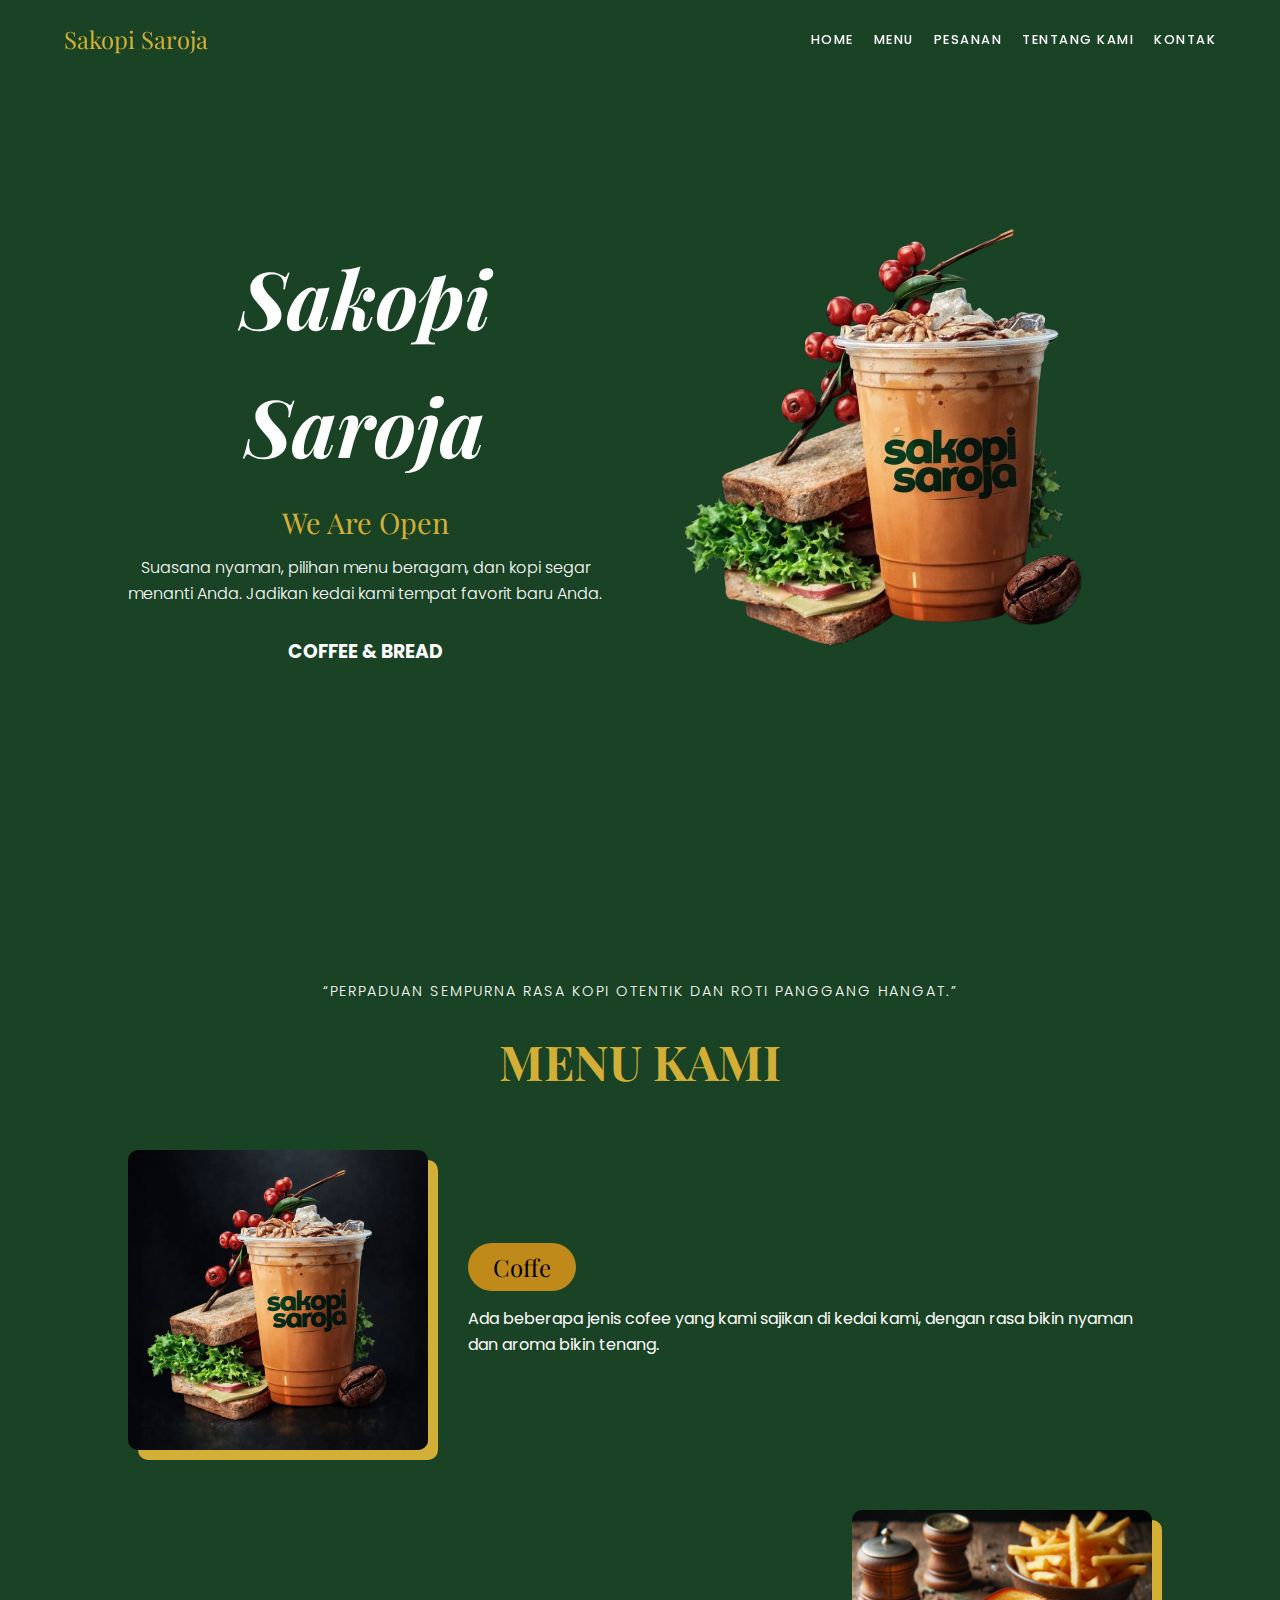
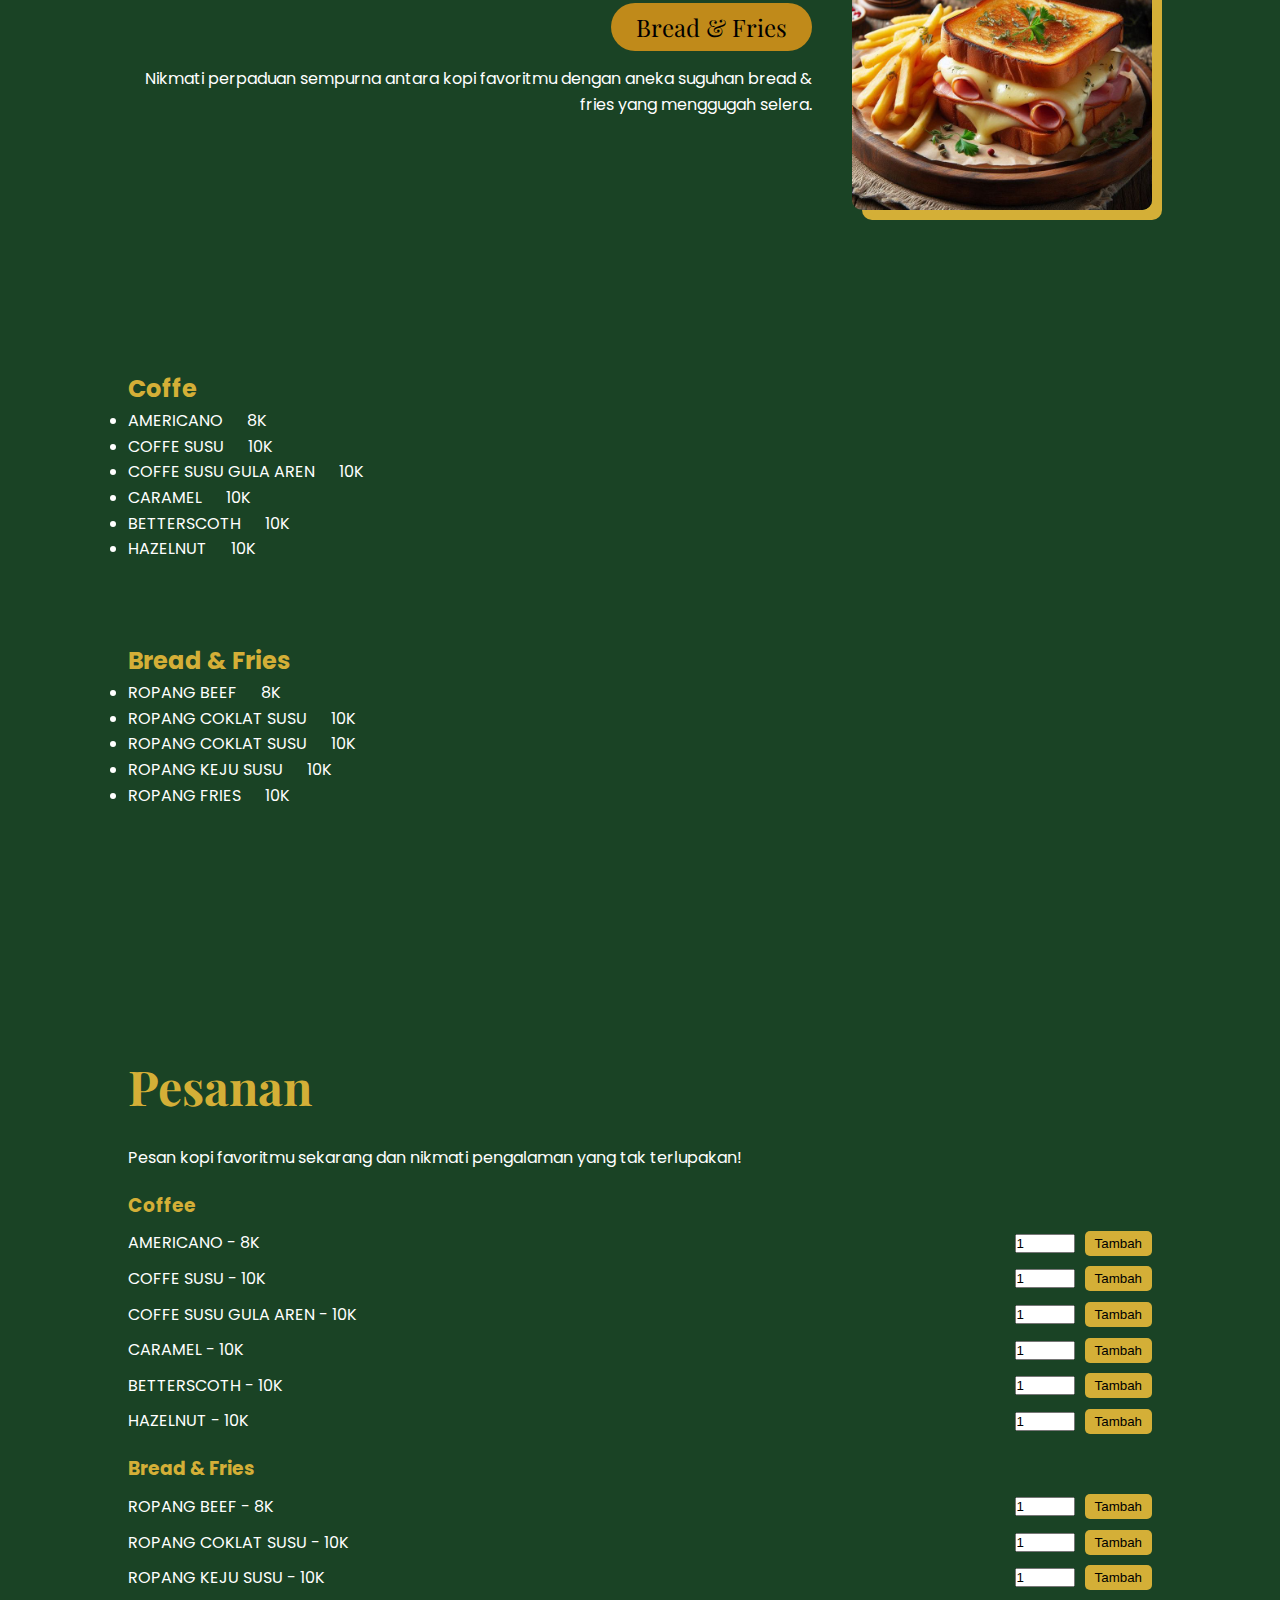
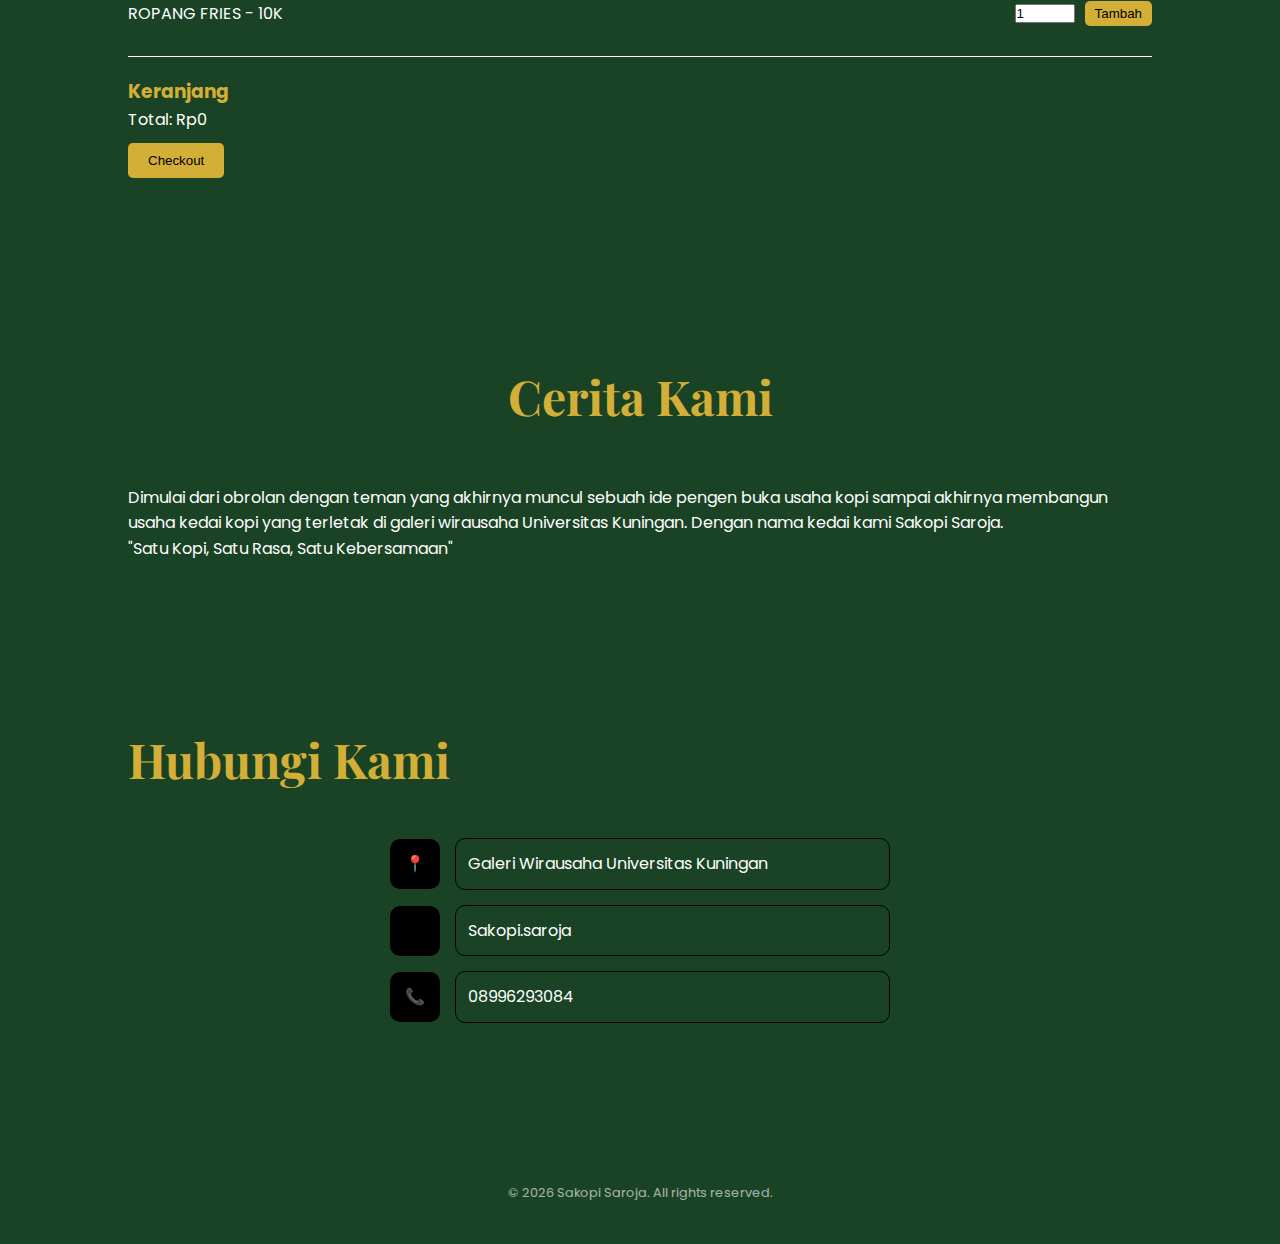
<file: HOME_SAROJA.html>
<!DOCTYPE html>
<html lang="id">
  <head>
    <meta charset="UTF-8" />
    <meta name="viewport" content="width=device-width, initial-scale=1.0" />
    <title>Sakopi Saroja - Coffee & Bread</title>
    <link rel="stylesheet" href="SAROJA.CSS" />
  </head>
  <body>
    <header>
      <nav>
        <div class="logo">Sakopi Saroja</div>
        <ul class="nav-links">
          <li><a href="#home">HOME</a></li>
          <li><a href="#menu">MENU</a></li>
          <li><a href="#pesanan">PESANAN</a></li>
          <li><a href="#tentang">TENTANG KAMI</a></li>
          <li><a href="#kontak">KONTAK</a></li>
        </ul>
      </nav>
    </header>

    <main>
      <section class="hero" id="home">
        <div class="hero-content">
          <h1 class="brand-title">Sakopi Saroja</h1>
          <p class="status-tag">We Are Open</p>
          <p class="hero-desc">
            Suasana nyaman, pilihan menu beragam, dan kopi segar menanti Anda.
            Jadikan kedai kami tempat favorit baru Anda.
          </p>
          <h3 class="category-sub">COFFEE & BREAD</h3>
        </div>
        <div class="hero-image">
          <img src="1.png" alt="Sakopi Saroja Coffee" />
        </div>
      </section>

      <section class="menu-section" id="menu">
        <p class="quote">
          “PERPADUAN SEMPURNA RASA KOPI OTENTIK DAN ROTI PANGGANG HANGAT.”
        </p>
        <h2 class="section-title">MENU KAMI</h2>
        <div class="menu-flex">
          <div class="menu-item">
            <img src="2.jpeg" alt="Coffe" />
            <div class="menu-info">
              <span class="badge">Coffe</span>
              <p>
                Ada beberapa jenis cofee yang kami sajikan di kedai kami, dengan
                rasa bikin nyaman dan aroma bikin tenang.
              </p>
            </div>
          </div>
          <div class="menu-item reverse">
            <img src="3.jpg" alt="Bread" />
            <div class="menu-info">
              <span class="badge">Bread & Fries</span>
              <p>
                Nikmati perpaduan sempurna antara kopi favoritmu dengan aneka
                suguhan bread & fries yang menggugah selera.
              </p>
            </div>
          </div>
        </div>
      </section>

      <section class="detail-menu" id="pesanan">
        <div class="menu-category-detail">
          <h2 class="detail-title">Coffe</h2>
          <div class="detail-content">
            <div class="price-card">
              <ul class="price-list">
                <li>
                  <span>AMERICANO</span> <span class="dots"></span>
                  <span>8K</span>
                </li>
                <li>
                  <span>COFFE SUSU</span> <span class="dots"></span>
                  <span>10K</span>
                </li>
                <li>
                  <span>COFFE SUSU GULA AREN</span> <span class="dots"></span>
                  <span>10K</span>
                </li>
                <li>
                  <span>CARAMEL</span> <span class="dots"></span>
                  <span>10K</span>
                </li>
                <li>
                  <span>BETTERSCOTH</span> <span class="dots"></span>
                  <span>10K</span>
                </li>
                <li>
                  <span>HAZELNUT</span> <span class="dots"></span>
                  <span>10K</span>
                </li>
              </ul>
            </div>
          </div>
        </div>

        <div class="menu-category-detail">
          <h2 class="detail-title">Bread & Fries</h2>
          <div class="detail-content reverse">
            <div class="price-card">
              <ul class="price-list">
                <li>
                  <span>ROPANG BEEF</span> <span class="dots"></span>
                  <span>8K</span>
                </li>
                <li>
                  <span>ROPANG COKLAT SUSU</span> <span class="dots"></span>
                  <span>10K</span>
                </li>
                <li>
                  <span>ROPANG COKLAT SUSU</span> <span class="dots"></span>
                  <span>10K</span>
                </li>
                <li>
                  <span>ROPANG KEJU SUSU</span> <span class="dots"></span>
                  <span>10K</span>
                </li>
                <li>
                  <span>ROPANG FRIES</span> <span class="dots"></span>
                  <span>10K</span>
                </li>
              </ul>
            </div>
          </div>
        </div>
      </section>

      <section class="order-section" id="pesanan">
        <h2 class="section-title-alt">Pesanan</h2>
        <p>
          Pesan kopi favoritmu sekarang dan nikmati pengalaman yang tak
          terlupakan!
        </p>
        <div class="menu-selection">
          <h3>Coffee</h3>
          <div class="item">
            <span>AMERICANO - 8K</span>
            <input
              type="number"
              min="1"
              value="1"
              class="qty"
              data-item="AMERICANO"
              data-price="8000"
            />
            <button class="add-btn">Tambah</button>
          </div>
          <div class="item">
            <span>COFFE SUSU - 10K</span>
            <input
              type="number"
              min="1"
              value="1"
              class="qty"
              data-item="COFFE SUSU"
              data-price="10000"
            />
            <button class="add-btn">Tambah</button>
          </div>
          <div class="item">
            <span>COFFE SUSU GULA AREN - 10K</span>
            <input
              type="number"
              min="1"
              value="1"
              class="qty"
              data-item="COFFE SUSU GULA AREN"
              data-price="10000"
            />
            <button class="add-btn">Tambah</button>
          </div>
          <div class="item">
            <span>CARAMEL - 10K</span>
            <input
              type="number"
              min="1"
              value="1"
              class="qty"
              data-item="CARAMEL"
              data-price="10000"
            />
            <button class="add-btn">Tambah</button>
          </div>
          <div class="item">
            <span>BETTERSCOTH - 10K</span>
            <input
              type="number"
              min="1"
              value="1"
              class="qty"
              data-item="BETTERSCOTH"
              data-price="10000"
            />
            <button class="add-btn">Tambah</button>
          </div>
          <div class="item">
            <span>HAZELNUT - 10K</span>
            <input
              type="number"
              min="1"
              value="1"
              class="qty"
              data-item="HAZELNUT"
              data-price="10000"
            />
            <button class="add-btn">Tambah</button>
          </div>
          <h3>Bread & Fries</h3>
          <div class="item">
            <span>ROPANG BEEF - 8K</span>
            <input
              type="number"
              min="1"
              value="1"
              class="qty"
              data-item="ROPANG BEEF"
              data-price="8000"
            />
            <button class="add-btn">Tambah</button>
          </div>
          <div class="item">
            <span>ROPANG COKLAT SUSU - 10K</span>
            <input
              type="number"
              min="1"
              value="1"
              class="qty"
              data-item="ROPANG COKLAT SUSU"
              data-price="10000"
            />
            <button class="add-btn">Tambah</button>
          </div>
          <div class="item">
            <span>ROPANG KEJU SUSU - 10K</span>
            <input
              type="number"
              min="1"
              value="1"
              class="qty"
              data-item="ROPANG KEJU SUSU"
              data-price="10000"
            />
            <button class="add-btn">Tambah</button>
          </div>
          <div class="item">
            <span>ROPANG FRIES - 10K</span>
            <input
              type="number"
              min="1"
              value="1"
              class="qty"
              data-item="ROPANG FRIES"
              data-price="10000"
            />
            <button class="add-btn">Tambah</button>
          </div>
        </div>
        <div class="cart">
          <h3>Keranjang</h3>
          <ul id="cart-items"></ul>
          <p>Total: Rp<span id="total">0</span></p>
          <button id="checkout-btn">Checkout</button>
        </div>
        <form id="orderForm" style="display: none">
          <input type="text" name="nama" placeholder="Nama" required />
          <input type="hidden" name="order" id="order-data" />
          <input type="hidden" name="total" id="total-data" />
          <button type="submit" id="submitBtn">KIRIM PESANAN</button>
        </form>
        <p id="statusMsg"></p>
      </section>

      <section class="about-section" id="tentang">
        <h2 class="section-title">Cerita Kami</h2>
        <div class="about-content">
          <p>
            Dimulai dari obrolan dengan teman yang akhirnya muncul sebuah ide
            pengen buka usaha kopi sampai akhirnya membangun usaha kedai kopi
            yang terletak di galeri wirausaha Universitas Kuningan. Dengan nama
            kedai kami Sakopi Saroja.
          </p>
          <p class="motto">"Satu Kopi, Satu Rasa, Satu Kebersamaan"</p>
        </div>
      </section>

      <section class="contact-section" id="kontak">
        <h2 class="section-title-alt">Hubungi Kami</h2>
        <div class="contact-grid">
          <div class="contact-item">
            <span class="icon">📍</span>
            <div class="info-text">Galeri Wirausaha Universitas Kuningan</div>
          </div>
          <div class="contact-item">
            <span class="icon"></span>
            <div class="info-text">Sakopi.saroja</div>
          </div>
          <div class="contact-item">
            <span class="icon">📞</span>
            <div class="info-text">08996293084</div>
          </div>
        </div>
      </section>
    </main>

    <footer>
      <p>&copy; 2026 Sakopi Saroja. All rights reserved.</p>
    </footer>

    <script src="SAROJA.JS"></script>
  </body>
</html>
</file>
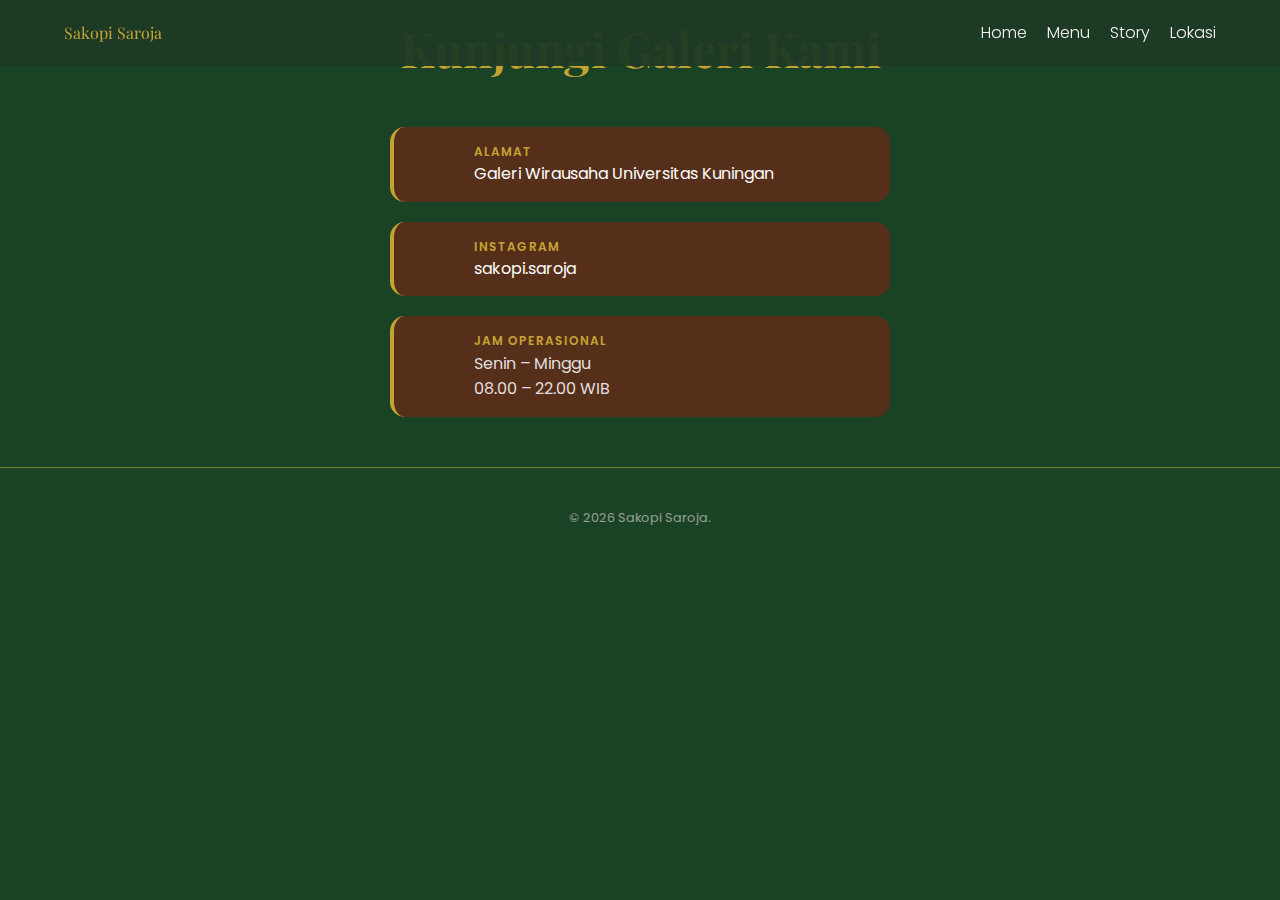
<file: Lokasi.html>
<!DOCTYPE html>
<html lang="id">
<head>
  <meta charset="UTF-8">
  <meta name="viewport" content="width=device-width, initial-scale=1.0">
  <title>Sakopi Saroja - Lokasi</title>
  <link rel="stylesheet" href="style.css">
</head>
<body>

<header>
  <nav>
    <div class="logo">Sakopi Saroja</div>
    <ul class="nav-links">
      <li><a href="index.html">Home</a></li>
      <li><a href="menu.html">Menu</a></li>
      <li><a href="story.html">Story</a></li>
      <li><a href="lokasi.html" class="active">Lokasi</a></li>
    </ul>
  </nav>
</header>

<main>
<section class="contact-section">
  <h2 class="section-title-alt">Kunjungi Galeri Kami</h2>

  <div class="contact-grid">
    <div class="contact-item">
      <i class="fas fa-map-marker-alt"></i>
      <div class="info-text">
        <span class="info-label">Alamat</span>
        <a href="https://maps.app.goo.gl/RAcMnzwryEg56CQS8" target="_blank">
          Galeri Wirausaha Universitas Kuningan
        </a>
      </div>
    </div>

    <div class="contact-item">
      <i class="fab fa-instagram"></i>
      <div class="info-text">
        <span class="info-label">Instagram</span>
        <a href="https://instagram.com/sakopi.saroja" target="_blank">
          sakopi.saroja
        </a>
      </div>
    </div>

    <div class="contact-item">
      <i class="fas fa-clock"></i>
      <div class="info-text">
        <span class="info-label">Jam Operasional</span>
        <span>Senin – Minggu<br>08.00 – 22.00 WIB</span>
      </div>
    </div>
  </div>
</section>
</main>

<footer>
  <p>&copy; 2026 Sakopi Saroja.</p>
</footer>

</body>
</html>
</file>
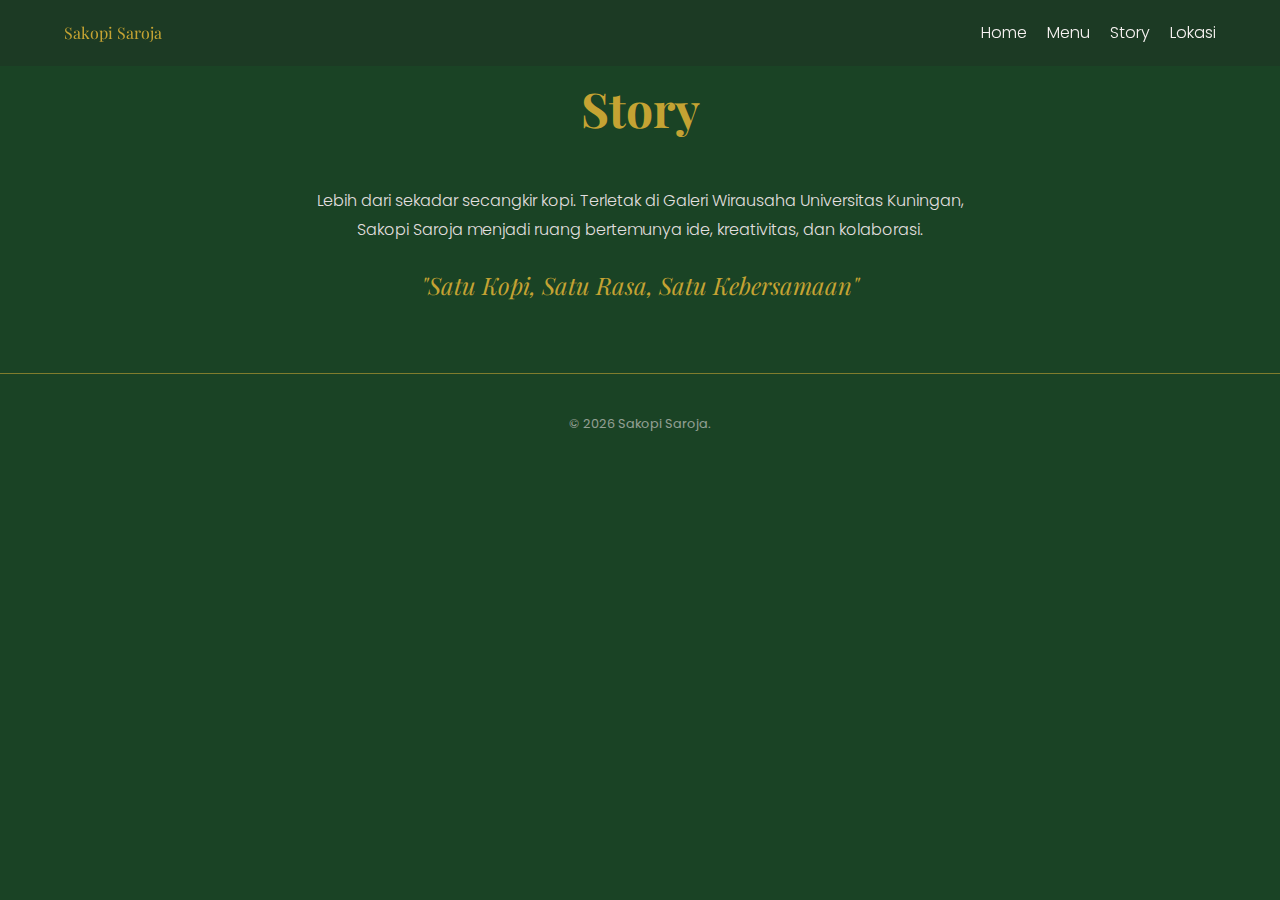
<file: Story.html>
<!DOCTYPE html>
<html lang="id">
<head>
  <meta charset="UTF-8">
  <meta name="viewport" content="width=device-width, initial-scale=1.0">
  <title>Sakopi Saroja - Story</title>
  <link rel="stylesheet" href="style.css">
</head>
<body>

<header>
  <nav>
    <div class="logo">Sakopi Saroja</div>
    <ul class="nav-links">
      <li><a href="index.html">Home</a></li>
      <li><a href="menu.html">Menu</a></li>
      <li><a href="story.html" class="active">Story</a></li>
      <li><a href="lokasi.html">Lokasi</a></li>
    </ul>
  </nav>
</header>

<main>
<section class="about-section">
  <h2 class="section-title">Story</h2>
  <div class="about-content">
    <p>
      Lebih dari sekadar secangkir kopi. Terletak di Galeri Wirausaha
      Universitas Kuningan, Sakopi Saroja menjadi ruang bertemunya ide,
      kreativitas, dan kolaborasi.
    </p>
    <p class="motto">"Satu Kopi, Satu Rasa, Satu Kebersamaan"</p>
  </div>
</section>
</main>

<footer>
  <p>&copy; 2026 Sakopi Saroja.</p>
</footer>

</body>
</html>
</file>
<file: SAROJA.CSS>
@import url('https://fonts.googleapis.com/css2?family=Playfair+Display:ital,wght@0,700;1,700&family=Poppins:wght@300;400;500;600&display=swap');

:root {
    --bg-dark-green: #1a4325;
    --accent-gold: #d4af37;
    --accent-blue: #3498db;
    --brown-card: rgba(93, 46, 26, 0.9);
    --font-heading: 'Playfair Display', serif;
    --font-body: 'Poppins', sans-serif;
}

* { margin: 0; padding: 0; box-sizing: border-box; }
html { scroll-behavior: smooth; }

body {
    font-family: var(--font-body);
    background-color: var(--bg-dark-green);
    color: white;
    line-height: 1.6;
}

/* Header & Nav */
header {
    padding: 20px 5%;
    background: rgba(26, 67, 37, 0.95);
    position: fixed;
    width: 100%;
    top: 0;
    z-index: 1000;
}

nav { display: flex; justify-content: space-between; align-items: center; }
.logo { font-family: var(--font-heading); font-size: 1.5rem; color: var(--accent-gold); }
.nav-links { display: flex; list-style: none; gap: 20px; }
.nav-links a { 
    text-decoration: none; color: white; font-size: 0.8rem; font-weight: 500;
    letter-spacing: 1.5px; transition: 0.3s;
}
.nav-links a:hover { color: var(--accent-gold); }

/* Hero Section */
.hero { height: 100vh; display: flex; align-items: center; padding: 0 10%; gap: 50px; }
.hero-content { text-align: center; }
.category-sub { margin-top: 30px; }
.brand-title { 
    font-family: var(--font-heading); font-size: clamp(3rem, 8vw, 5rem); 
    font-style: italic; position: relative; display: inline-block;
}
.status-tag { font-family: var(--font-heading); color: var(--accent-gold); font-size: 1.8rem; margin: 10px 0; }
.hero-desc { font-weight: 300; max-width: 500px; }

/* Menu Summary */
section { padding: 80px 10%; }
.section-title { font-family: var(--font-heading); color: var(--accent-gold); font-size: 3rem; text-align: center; margin: 20px 0 50px; }
.quote { text-align: center; letter-spacing: 2px; font-weight: 300; text-transform: uppercase; font-size: 0.9rem; }

.menu-flex { display: flex; flex-direction: column; gap: 60px; }
.menu-item { display: flex; align-items: center; gap: 40px; }
.menu-item.reverse { flex-direction: row-reverse; text-align: right; }
.menu-item img { width: 300px; border-radius: 10px; box-shadow: 10px 10px 0 var(--accent-gold); }
.badge { 
    font-family: var(--font-heading); background: #c08a1a; color: black; 
    padding: 5px 25px; border-radius: 50px; font-size: 1.5rem; display: inline-block; margin-bottom: 15px;
}

/* Price List */
.menu-category-detail { margin-bottom: 80px; }
.detail-title { color: var(--accent-gold); }
.price-cat { font-family: var(--font-heading); font-size: 4rem; color: var(--accent-gold); text-align: center; }
.price-content { display: flex; align-items: center; justify-content: center; gap: 40px; margin-top: 30px; }
.price-box { background: var(--brown-card); padding: 40px; border-radius: 20px; width: 450px; }
.price-box li { display: flex; justify-content: space-between; margin-bottom: 15px; font-weight: 600; text-transform: uppercase; }
.dots { flex-grow: 1; border-bottom: 2px dotted white; margin: 0 10px; height: 14px; }
.btn-order { 
    display: inline-block; border: 1px solid white; color: white; text-decoration: none;
    padding: 8px 20px; border-radius: 20px; font-size: 0.8rem; margin-top: 20px;
}

/* Forms & Contact */
.section-title-alt { font-family: var(--font-heading); font-size: 3rem; color: var(--accent-gold); margin-bottom: 20px; }
.menu-selection h3 { color: var(--accent-gold); margin: 20px 0 10px; }
.item { display: flex; justify-content: space-between; align-items: center; margin-bottom: 10px; }
.item span { flex: 1; }
.item input { width: 60px; margin: 0 10px; }
.add-btn { background: var(--accent-gold); color: black; border: none; padding: 5px 10px; border-radius: 5px; cursor: pointer; }
.cart { margin-top: 30px; border-top: 1px solid white; padding-top: 20px; }
.cart h3 { color: var(--accent-gold); }
#cart-items li { display: flex; justify-content: space-between; margin-bottom: 5px; }
#checkout-btn { background: var(--accent-gold); color: black; border: none; padding: 10px 20px; border-radius: 5px; cursor: pointer; margin-top: 10px; }
#orderForm { display: flex; flex-direction: column; gap: 15px; max-width: 400px; margin: 30px auto; }
#orderForm input, #orderForm select { padding: 15px; border-radius: 10px; border: none; font-family: var(--font-body); }
#submitBtn { 
    background: #d48e00; color: white; border: none; padding: 15px; 
    border-radius: 10px; font-weight: 600; cursor: pointer;
}

.contact-grid { max-width: 500px; margin: 40px auto; display: flex; flex-direction: column; gap: 15px; }
.contact-item { display: flex; align-items: center; gap: 15px; }
.icon { background: black; width: 50px; height: 50px; display: flex; align-items: center; justify-content: center; border-radius: 10px; }
.info-text { flex: 1; border: 1px solid black; padding: 12px; border-radius: 10px; text-align: left; }

footer { text-align: center; padding: 40px; opacity: 0.6; font-size: 0.8rem; }

/* Responsif */
@media (max-width: 768px) {
    .hero { flex-direction: column; text-align: center; padding-top: 100px; }
    .hero-image img { width: 100%; }
    .menu-item, .menu-item.reverse, .price-content { flex-direction: column; text-align: center; }
    .price-box { width: 100%; }
}
</file>
<file: style.css>
@import url('https://fonts.googleapis.com/css2?family=Playfair+Display:ital,wght@0,700;1,700&family=Poppins:wght@300;400;500;600&display=swap');

:root {
    --bg-dark-green: #1a4325;
    --accent-gold: #c5a333;
    --accent-blue: #000000;
    --brown-card: rgba(93, 46, 26, 0.9);
    --font-heading: 'Playfair Display', serif;
    --font-body: 'Poppins', times, serif;
}

* { 
    margin: 0; 
    padding: 0; 
    box-sizing: border-box;
 }
html { 
    scroll-behavior: smooth; 
}
body { font-family: var(--font-body); 
    background-color: var(--bg-dark-green); 
    color: rgb(225, 223, 223); 
    line-height: 1.6; }

/* Header & Nav */
header {
    padding: 20px 5%;
    background: rgba(28, 58, 36, 0.95); 
    position: fixed; 
    width: 100%; top: 0; 
    z-index: 1000; }
nav { 
    display: flex; 
    justify-content: space-between; 
    align-items: center; 
}
.logo {
     font-family: var(--font-heading); 
     font-size: 1 rem; color: var(--accent-gold); }
.nav-links { display: flex; list-style: none; gap: 20px; }
.nav-links a {
     text-decoration: none; 
    color: rgb(247, 242, 242); 
    font-size: 0.5 rem; 
    font-weight: 300; 
    letter-spacing: 1 px; 
    transition: 0.3s;
 }
.nav-links a:hover { 
    color: var(--accent-blue);
 }

/* Hero Section */
.hero {
     height: 100vh; 
     display: flex; 
     align-items: center; 
     padding: 0 10%; gap: 40px; }
.hero-content {
     text-align: center;
     }
.brand-title { 
    font-family: var(--font-heading);
    font-size: clamp(3rem, 8vw, 5rem);
    font-style: italic; 
    display: inline-block; 
    }
.status-tag { 
    font-family: var(--font-heading); 
    color: var(--accent-gold); 
    font-size: 1.8rem; 
    margin: 10px 0; }
.hero-desc { 
    font-weight: 300; 
    max-width: 500px; 
}
.category-sub { 
    margin-top: 20px; 
    font-size: 1rem; 
    font-weight: 400;}

/* Section */
section { padding: 10px 10%; }
.section-title { 
    font-family: var(--font-heading); color: 
    var(--accent-gold); 
    font-size: 3rem; 
    text-align: center; 
    margin: 20px 0 40px; 
}
.section-title-alt { 
    font-family: var(--font-heading); 
    font-size: 3rem; 
    color: var(--accent-gold); 
    margin-bottom: 20px;
 }
.quote { 
    text-align: center; 
    letter-spacing: 2px; 
    font-weight: 300; 
    text-transform: uppercase; 
    font-size: 0.9rem; 
}

/* Menu */
.menu-section { 
    padding-top: 40px;
 }
.menu-flex { 
    display: flex; 
    flex-direction: column; 
    gap: 40px;
 }
.menu-item { 
    display: flex; 
    align-items: center; 
    gap: 40px; 
}
.menu-item.reverse { 
    flex-direction: row-reverse; 
    text-align: right; 
}
.menu-item img {
    width: 300px;
    height: 300px;
    object-fit: contain;
    object-position: center;
    border-radius: 25px; 
    box-shadow: 5px 5px 0 var(--accent-gold);
    background: rgba(0,0,0,0.05);
    padding: 10px;
    box-sizing: border-box; 
}
.menu-info {
    flex: 1; 
}
.badge { 
    font-family: var(--font-heading); 
    background: #c08a1a; 
    color: black; 
    padding: 5px 25px; 
    border-radius: 50px; 
    font-size: 1.5rem; 
    display: inline-block; 
    margin-bottom: 15px; 
}

/* Menu Grid */
.menu-grid { 
    display: grid; 
    grid-template-columns: repeat(auto-fit, minmax(220px, 1fr)); 
    gap: 30px; 
    margin-top: 30px; 
}
.menu-card {
    background: var(--brown-card); 
    border-radius: 15px; 
    padding: 20px; 
    text-align: center; 
    transition: all 0.3s ease; 
    box-shadow: 0 4px 8px rgba(0,0,0,0.3); 
    overflow: visible;
}
.menu-card:hover {
    transform: translateY(-10px);
    box-shadow: 0 8px 16px rgba(212,175,55,0.3);
 }
.menu-card img {
    width: 100%; 
    height: auto; 
    max-height: 250px;
    object-fit: contain; 
    object-position: center;
    border-radius: 20px; 
    margin-bottom: 15px;
    background: rgba(0,0,0,0.1);
    padding: 10px;
    box-sizing: border-box; }
.menu-card h4 {
    font-family: var(--font-heading);
    font-size: 1.3rem;
    color: var(--accent-gold);
    margin-bottom: 10px;
}
.menu-card .price {
    font-size: 1.1rem;
    color: white;
    font-weight: 600;
}

/* Price List */
.menu-category-detail { 
    margin-bottom: 60px; 
}
.price-cat { 
    font-family: var(--font-heading); 
    font-size: 4rem; 
    color: var(--accent-gold); 
    text-align: center; 
}

/* Contact */
.contact-section {
    text-align: center;
}
.contact-grid {
    max-width: 500px;
    margin: 40px auto; 
    display: flex; 
    flex-direction: column; 
    gap: 20px;
}
.contact-item {
    display: flex;
    align-items: center;
    gap: 20px;
    background: var(--brown-card); 
    padding: 15px 25px; 
    border-radius: 15px; 
    border-left: 4px solid var(--accent-gold); 
    transition: all 0.3s ease; 
}
.contact-item:hover { 
    transform: translateX(10px); 
    background: rgba(110,56,35,0.95); 
}
.contact-item i { 
    font-size: 1.6rem; 
    color: var(--accent-gold); 
    width: 35px;
 }
.info-text { 
    flex: 1; 
    text-align: left; 
}
.info-label { 
    display: block; 
    font-size: 0.75rem; 
    color: var(--accent-gold); 
    text-transform: uppercase; 
    letter-spacing: 1px; 
    font-weight: 600;
 }
.info-text a {
     color: rgb(255, 255, 255); 
     text-decoration: 
     none; 
     font-size: 1rem; 
    }
.info-text a:hover { 
    text-decoration: underline; }

/* About */
.about-section { background: rgba(26,67,37,0.5); padding: 50px 10%; }
.about-content { max-width: 700px; margin: 0 auto; text-align: center; }
.about-content p { font-weight: 300; margin-bottom: 15px; line-height: 1.8; }
.motto { font-family: var(--font-heading); font-size: 1.5rem; color: var(--accent-gold); font-style: italic; margin-top: 20px; }

/* Footer */
footer { text-align: center; padding: 40px; opacity: 0.6; font-size: 0.8rem; background: rgba(26,67,37,0.8); border-top: 1px solid var(--accent-gold); }

/* Responsive */
@media (max-width: 768px) {
    header { padding: 12px 5%; }
    nav { flex-direction: column; gap: 10px; }
    .nav-links { gap: 8px; font-size: 0.7rem; flex-wrap: wrap; justify-content: center; }
    .hero { flex-direction: column; text-align: center; padding: 100px 5% 0; height: auto; gap: 20px; }
    .hero-image img { 
        width: 100%; 
        max-width: 300px;
        height: auto;
        object-fit: contain; 
        object-position: center;
    }
    .brand-title { font-size: clamp(1.5rem, 5vw, 2.5rem); }
    .status-tag { font-size: 1rem; }
    .menu-item, .menu-item.reverse { flex-direction: column; text-align: center; gap: 15px; }
    .menu-item img { 
        width: 100%; 
        max-width: 250px;
        height: 250px;
        object-fit: contain;
        object-position: center;
        background: rgba(0,0,0,0.05);
        padding: 10px;
        box-sizing: border-box;
        box-shadow: 3px 3px 0 var(--accent-gold); 
    }
    section { padding: 40px 5%; }
    .menu-section { padding-top: 60px; }
    .section-title { font-size: 2rem; margin: 15px 0 30px; }
    .contact-grid { max-width: 100%; padding: 0 10px; }
    .menu-grid { grid-template-columns: repeat(auto-fit, minmax(130px, 1fr)); gap: 15px; }
    .menu-card { padding: 12px; }
    .menu-card img { height: 130px; }
    .menu-card h4 { font-size: 0.9rem; }
    .price-cat { font-size: 2rem; }
    footer { padding: 25px 5%; font-size: 0.75rem; }
}
</file>
